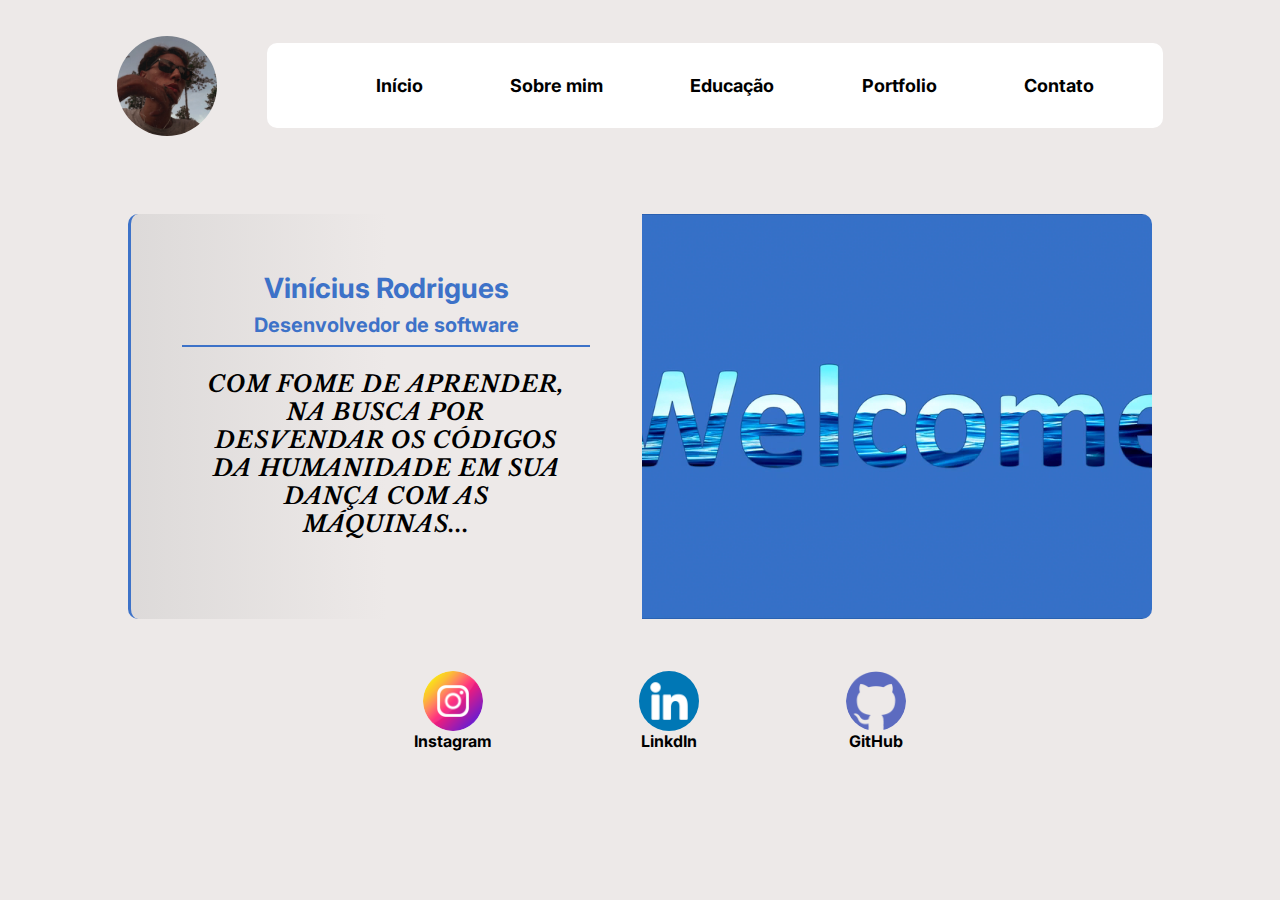
<file: index.html>
<!DOCTYPE html>
<html lang="pt-br">
<head>
    <meta charset="UTF-8">
    <meta name="viewport" content="width=device-width, initial-scale=1.0">
    <title>Homepage</title>
    <link rel="shortcut icon" href="./images/favicon-portifolio.png" type="image/x-icon">
    <style>
    @import url('https://fonts.googleapis.com/css2?family=Inter:ital,opsz,wght@0,14..32,100..900;1,14..32,100..900&family=Roboto:ital,wght@0,100..900;1,100..900&display=swap');
    </style>
    <link rel="stylesheet" href="./css/homeCss/home.css">
    <link rel="stylesheet" href="./css/homeCss/homeMobile.css">
</head>
<body>
    <!--header-->
    <div class="container-header">
        <div class="logo">

        </div>
    
        <header>
            <ul>
                <li>
                    <a href="./index.html">Início</a>
                </li>
                <li>
                    <a href="./html/aboutMe.html">Sobre mim</a>
                </li>
                <li>
                    <a href="./html/education.html">Educação</a>
                </li>
                <li>
                    <a href="./html/portfolio.html">Portfolio</a>
                </li>
                <li>
                    <a href="./html/contact.html">Contato</a>
                </li>
            </ul>
        </header>
    </div>


    <!--section container-->
    <section class="section-container">
        <!--section-->
        <section class="section">
            <div class="section-message">
                <h2>Vinícius Rodrigues</h2>

                <h3>Desenvolvedor de software</h3>
                <hr>
                
                <p>
                    COM FOME DE APRENDER, NA BUSCA POR DESVENDAR OS CÓDIGOS DA HUMANIDADE EM SUA DANÇA COM AS MÁQUINAS...
                </p>
            </div>

            <div class="section-video">
                <video autoplay loop muted>
                    <source src="./videos/welcome.mp4">
                </video>
            </div>
        </section>


        <!--social medias-->
        <ul class="social-medias-container">
            <a href="https://www.instagram.com/vininsta__/" target="_blank">
                <li>
                    <img src="./images/instagram.png" alt="instagram">
                    Instagram
                </li>
            </a>
            <a href="https://www.linkedin.com/in/vinicius-rodrigues-21a1a031b/" target="_blank">
                <li>
                    <img src="./images/linkedin.png" alt="linkdin">
                    LinkdIn
                </li>
            </a>
            <a href="https://github.com/Viniciusrodd" target="_blank">
                <li>
                    <img src="./images/github.png" alt="github">
                    GitHub
                </li>
            </a>
        </ul>
    </section>
</body>
</html>
</file>
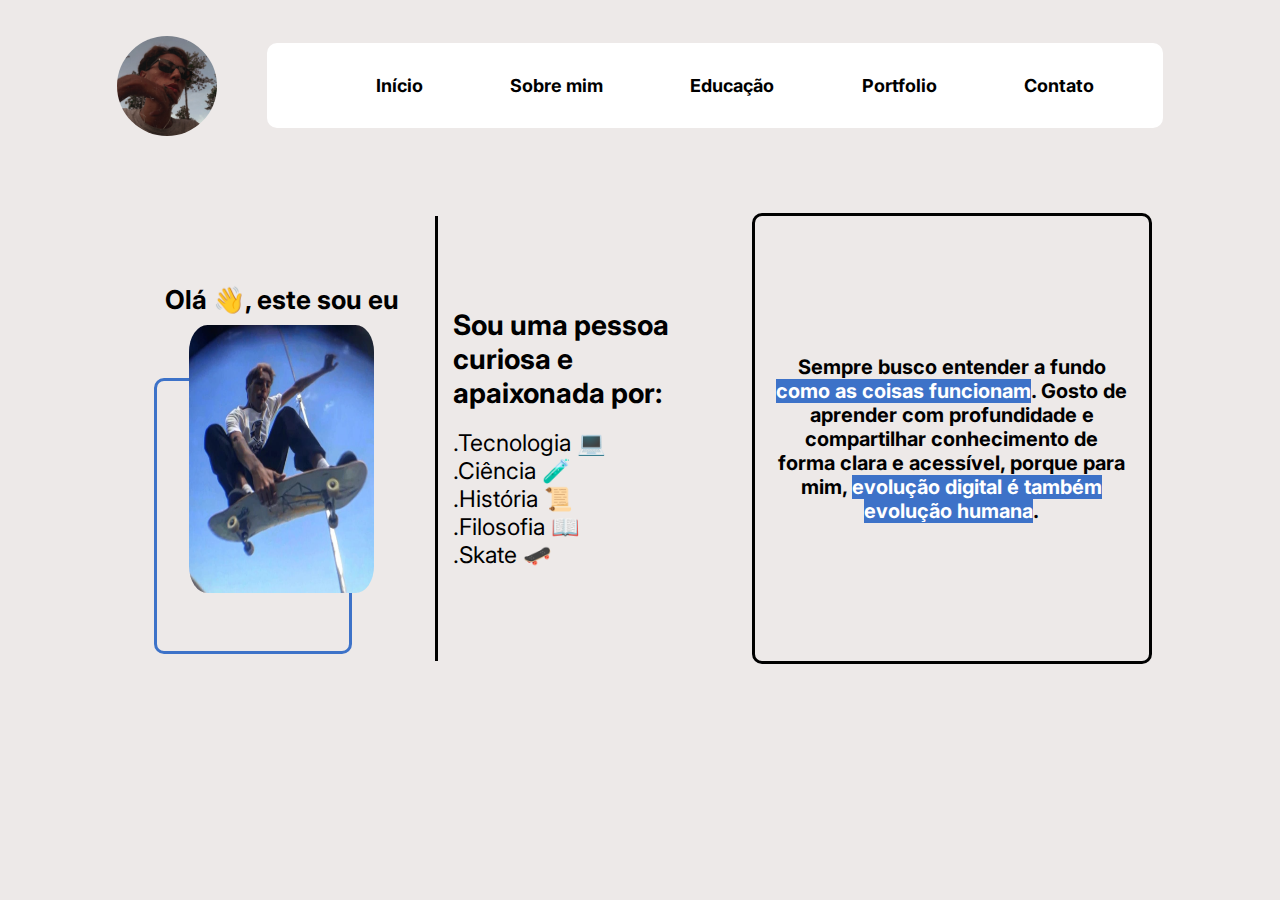
<file: html/aboutMe.html>
<!DOCTYPE html>
<html lang="pt-br">
<head>
    <meta charset="UTF-8">
    <meta name="viewport" content="width=device-width, initial-scale=1.0">
    <title>Sobre mim</title>
    <link rel="shortcut icon" href="../images/favicon-portifolio.png" type="image/x-icon">
    <style>
    @import url('https://fonts.googleapis.com/css2?family=Inter:ital,opsz,wght@0,14..32,100..900;1,14..32,100..900&family=Roboto:ital,wght@0,100..900;1,100..900&display=swap');
    </style>
    <link rel="stylesheet" href="../css/aboutMe.css">
    <link rel="stylesheet" href="../css/home.css">
</head>
<body>
    <!--header-->
    <div class="container-header">
        <div class="logo">

        </div>
    
        <header>
            <ul>
                <li>
                    <a href="../html/home.html">Início</a>
                </li>
                <li>
                    <a href="../html/aboutMe.html">Sobre mim</a>
                </li>
                <li>
                    <a href="../html/education.html">Educação</a>
                </li>
                <li>
                    <a href="../html/portfolio.html">Portfolio</a>
                </li>
                <li>
                    <a href="#">Contato</a>
                </li>
            </ul>
        </header>
    </div>

    <!--section-->
    <section class="section-container">
    <!--section-->
        <section class="section-aboutme">
            <div class="section-image">
                <h1>Olá &#128075;, este sou eu </h1>

                <img src="../images/vini-skate.jpeg" alt="vinicius image">
            </div>

            <div class="border">

            </div>
            
            <div class="section-desc">
                <ul class="desc1">
                    <h1>Sou uma pessoa curiosa e apaixonada por:</h1>

                    <li>.Tecnologia &#128187;</li>
                    <li>.Ciência &#129514;</li>
                    <li>.História &#128220;</li>
                    <li>.Filosofia &#128214;</li>
                    <li>.Skate &#128761;</li>
                </ul>
                <div class="desc2">
                    <p>
                        Sempre busco entender a fundo <mark>como as coisas funcionam</mark>. Gosto de aprender com profundidade e compartilhar conhecimento de forma clara e acessível, porque para mim, <mark>evolução digital é também evolução humana</mark>.
                    </p>
                </div>
            </div>
        </section>       
    </section>    
</body>
</html>
</file>
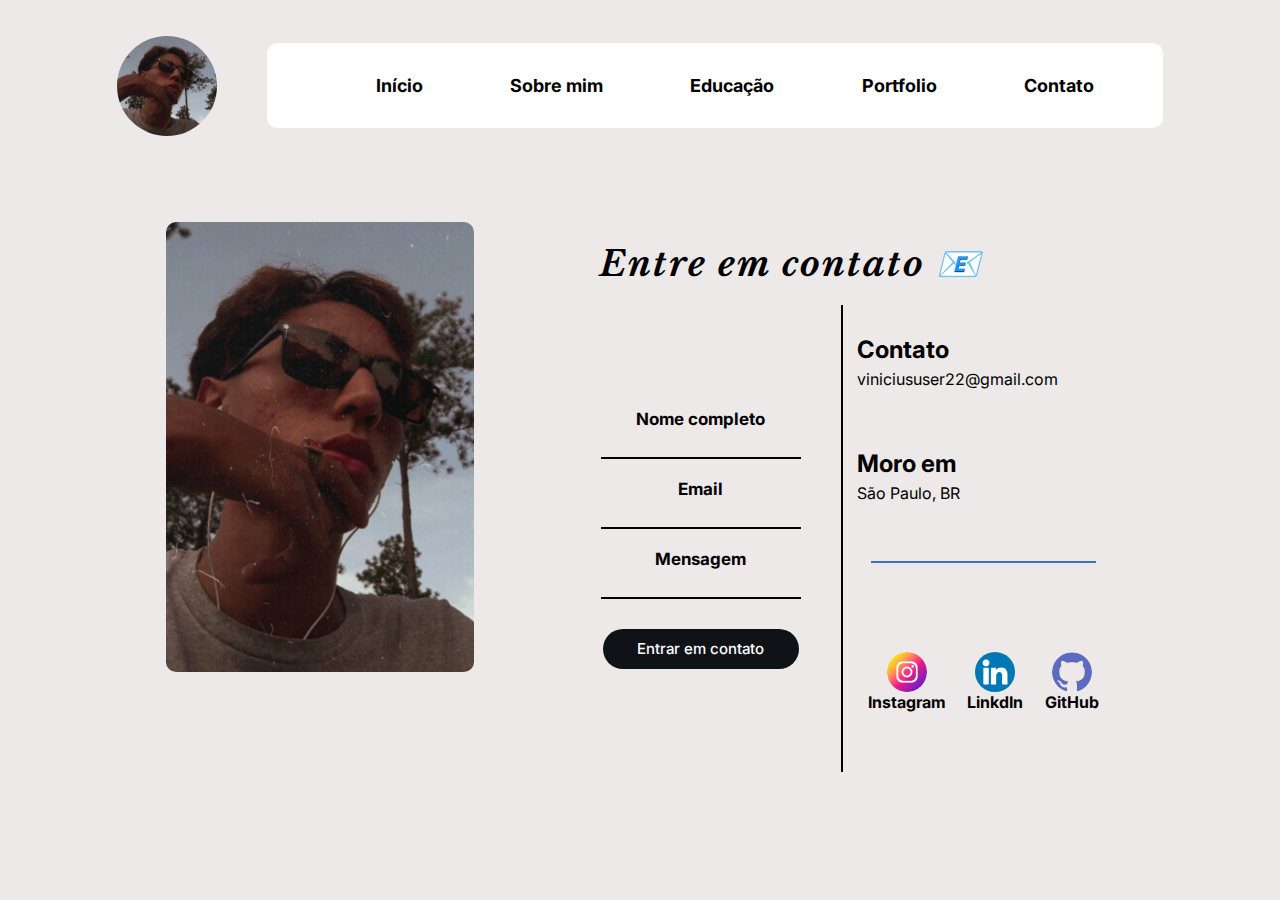
<file: html/contact.html>
<!DOCTYPE html>
<html lang="pt-br">
<head>
    <meta charset="UTF-8">
    <meta name="viewport" content="width=device-width, initial-scale=1.0">
    <title>Contato</title>
    <link rel="shortcut icon" href="../images/favicon-portifolio.png" type="image/x-icon">
    <style>
    @import url('https://fonts.googleapis.com/css2?family=Inter:ital,opsz,wght@0,14..32,100..900;1,14..32,100..900&family=Roboto:ital,wght@0,100..900;1,100..900&display=swap');
    </style>
    <link rel="stylesheet" href="../css/contactCss/contact.css">
    <link rel="stylesheet" href="../css/contactCss/contactMobile.css">
    <link rel="stylesheet" href="../css/homeCss/home.css">
    <link rel="stylesheet" href="../css/homeCss/homeMobile.css">
</head>
<body>
    <!--header-->
    <div class="container-header">
        <div class="logo">

        </div>
    
        <header>
            <ul>
                <li>
                    <a href="../index.html">Início</a>
                </li>
                <li>
                    <a href="../html/aboutMe.html">Sobre mim</a>
                </li>
                <li>
                    <a href="../html/education.html">Educação</a>
                </li>
                <li>
                    <a href="../html/portfolio.html">Portfolio</a>
                </li>
                <li>
                    <a href="../html/contact.html">Contato</a>
                </li>
            </ul>
        </header>
    </div>

    <!--section-->
    <section class="section-container">
        <section class="message-form">
            <div class="message-img">
            
            </div>
            <div class="form-container">
                <h1 class="title" id="contact-message">Entre em contato &#128231;</h1>

                <form action="#" method="post" autocomplete="off" onsubmit="handleForm(event)">
                    <div class="data">
                        <label for="nome">Nome completo</label>
                        <input type="text" name="nome" required id="name">
    
                        <label for="email">Email</label>
                        <input type="text" name="email" required id="email">
    
                        <label for="mensagem">Mensagem</label>
                        <input type="text" name="mensagem" required id="message">
    
                        <button id="btt">
                            Entrar em contato
                        </button>
                    </div>

                    <div class="contact">
                        <div class="infos">
                            <h2>Contato</h2>
                            <p>viniciususer22@gmail.com</p>
                        </div>

                        <div class="infos">
                            <h2>Moro em</h2>
                            <p>São Paulo, BR</p>
                        </div>
                        <hr>

                        <ul class="socials">
                            <a href="https://www.instagram.com/vininsta__/" target="_blank">
                                <li>
                                    <img src="../images/instagram.png" alt="instagram">
                                    Instagram
                                </li>
                            </a>
                            <a href="https://www.linkedin.com/in/vinicius-rodrigues-21a1a031b/" target="_blank">
                                <li>
                                    <img src="../images/linkedin.png" alt="linkdin">
                                    LinkdIn
                                </li>
                            </a>
                            <a href="https://github.com/Viniciusrodd" target="_blank">
                                <li>
                                    <img src="../images/github.png" alt="github">
                                    GitHub
                                </li>
                            </a>                            
                        </ul>                        
                    </div>
                </form>
            </div>
        </section>
    </section>
</body>

<script>    
    // form
    const handleForm = (e) =>{
        e.preventDefault();
        
        // fields values
        let name = document.getElementById('name');
        let btt = document.getElementById('btt');
        let contactMessage = document.getElementById('contact-message');

        contactMessage.innerHTML = `Obrigado por entrar em contato <ins>${name.value}</ins> 😄`;
        btt.innerText = 'Aguarde...'
        setTimeout(() =>{
            window.location.reload();
        }, 3000);

        return false;
    };
</script>
</html>
</file>
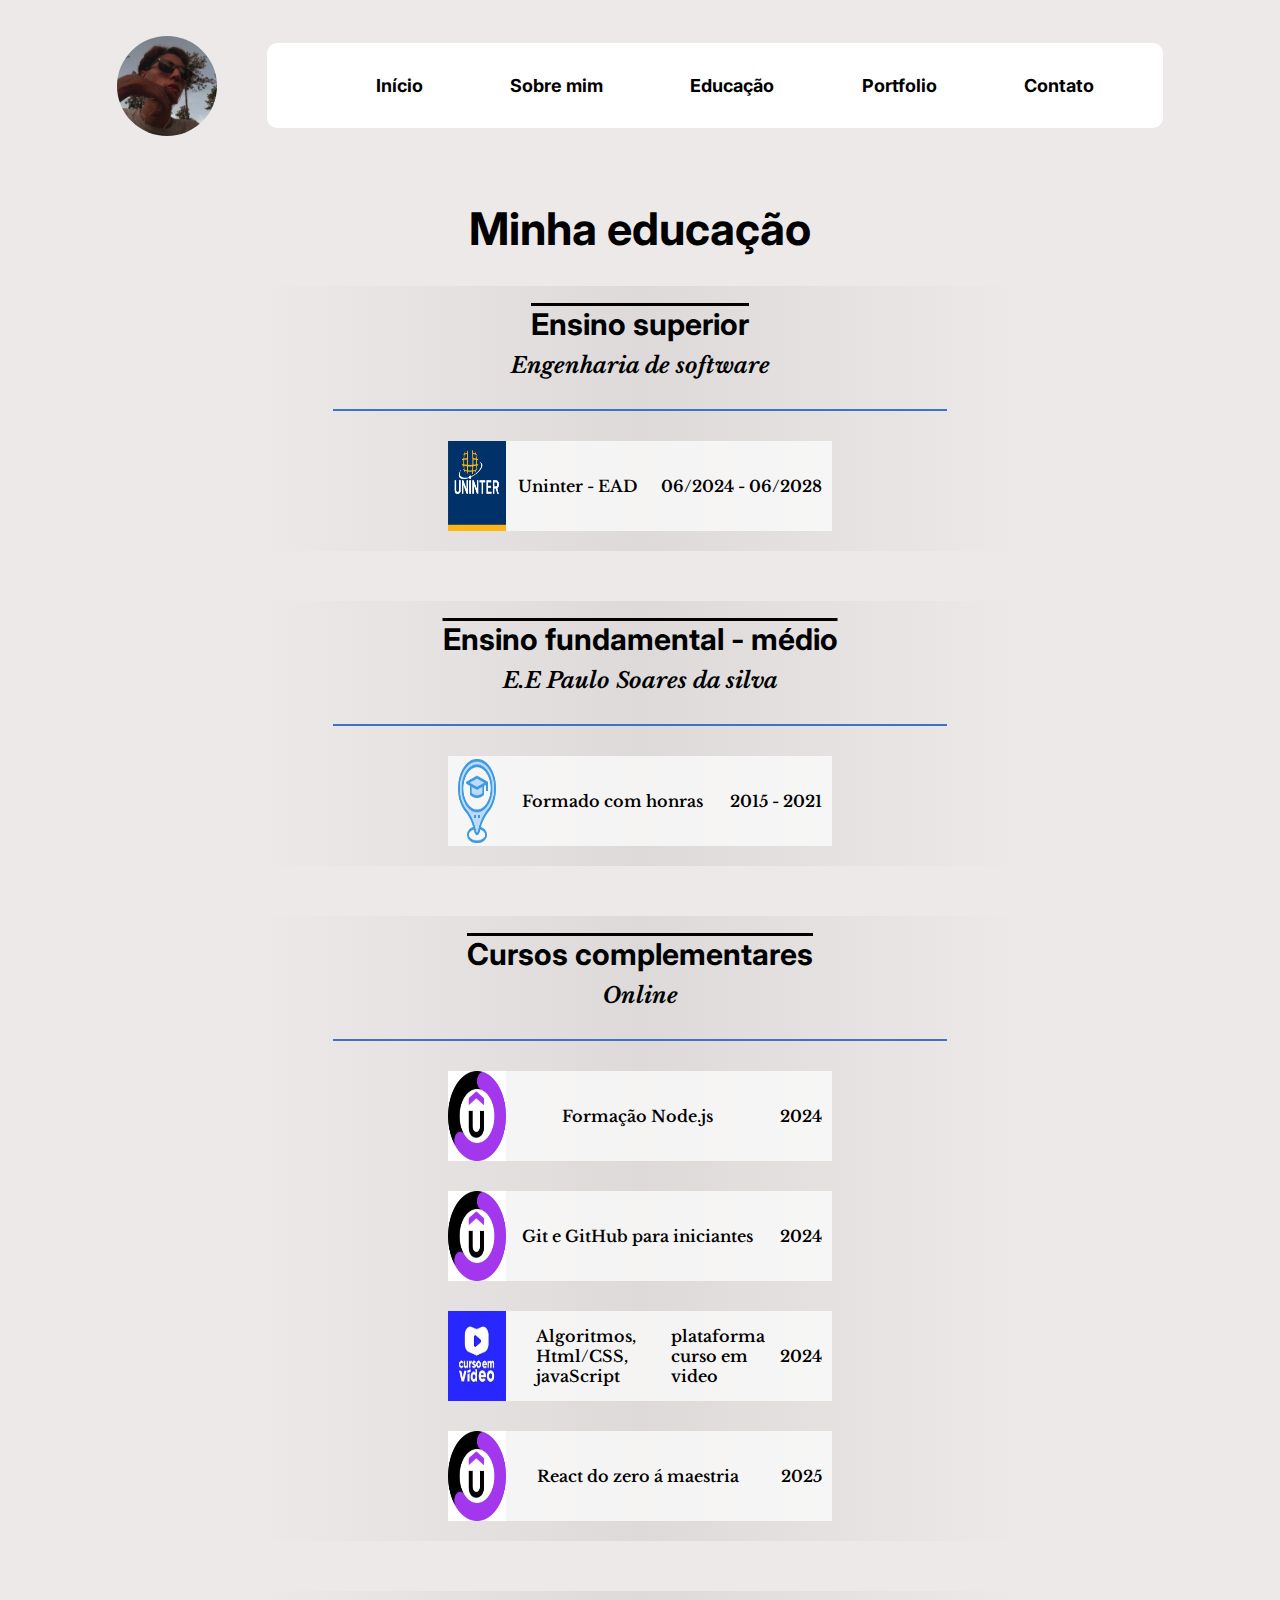
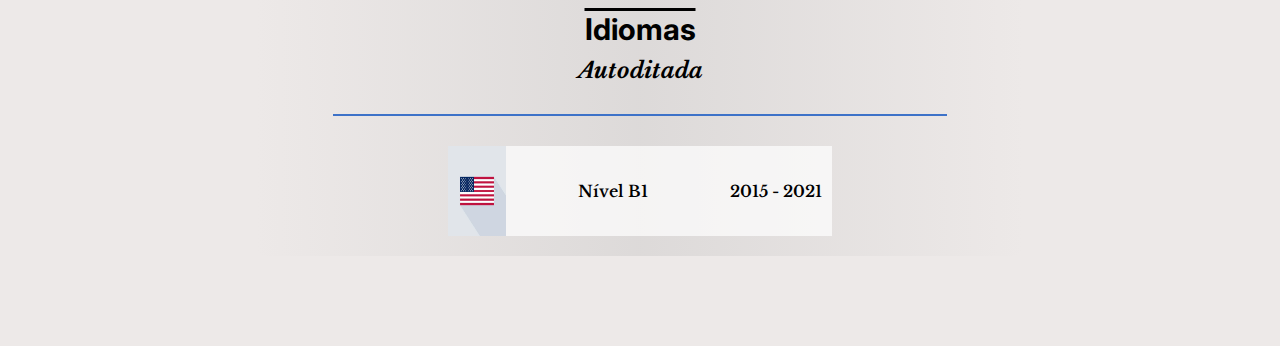
<file: html/education.html>
<!DOCTYPE html>
<html lang="pt-br">
<head>
    <meta charset="UTF-8">
    <meta name="viewport" content="width=device-width, initial-scale=1.0">
    <title>Educação</title>
    <link rel="shortcut icon" href="../images/favicon-portifolio.png" type="image/x-icon">
    <style>
    @import url('https://fonts.googleapis.com/css2?family=Inter:ital,opsz,wght@0,14..32,100..900;1,14..32,100..900&family=Roboto:ital,wght@0,100..900;1,100..900&display=swap');
    </style>
    <link rel="stylesheet" href="../css/education.css">
    <link rel="stylesheet" href="../css/home.css">
</head>
<body>
    <!--header-->
    <div class="container-header">
        <div class="logo">

        </div>
    
        <header>
            <ul>
                <li>
                    <a href="../html/home.html">Início</a>
                </li>
                <li>
                    <a href="../html/aboutMe.html">Sobre mim</a>
                </li>
                <li>
                    <a href="../html/education.html">Educação</a>
                </li>
                <li>
                    <a href="../html/portfolio.html">Portfolio</a>
                </li>
                <li>
                    <a href="#">Contato</a>
                </li>
            </ul>
        </header>
    </div>

    <!--section-->

    <section class="section-container">
        <h1 class="title">Minha educação</h1>
        
        <!--1 section-->
        <section class="section-education">
            <h2>Ensino superior</h2>
            <h3>Engenharia de software</h3>
            <hr>

            <div class="education-data">
                <img src="../images/uninter.png" alt="uninter logo">
                <p>Uninter - EAD</p>
                <p>06/2024 - 06/2028</p>
            </div>
        </section>

        <!--2 section-->
        <section class="section-education">
            <h2>Ensino fundamental - médio</h2>
            <h3>E.E Paulo Soares da silva</h3>
            <hr>

            <div class="education-data">
                <img src="../images/ensinomedio.png" alt="ensino médio logo">
                <p>Formado com honras</p>
                <p>2015 - 2021</p>
            </div>
        </section>

        <!--3 section-->
        <section class="section-education">
            <h2>Cursos complementares</h2>
            <h3>Online</h3>
            <hr>

            <div class="education-data">
                <img src="../images/udemy.jpg" alt="udemy">
                <p>Formação Node.js</p>
                <p>2024</p>
            </div>

            <div class="education-data">
                <img src="../images/udemy.jpg" alt="udemy">
                <p>Git e GitHub para iniciantes</p>
                <p>2024</p>
            </div>

            <div class="education-data" >
                <img src="../images/cursoEmVideo.jfif" alt="cursoEmVideo" style="margin-right: 30px;">
                <p>Algoritmos, Html/CSS, javaScript</p>
                <p>plataforma curso em video</p>
                <p>2024</p>
            </div>

            <div class="education-data">
                <img src="../images/udemy.jpg" alt="udemy">
                <p>React do zero á maestria</p>
                <p>2025</p>
            </div>
        </section>

        <!--4 section-->
        <section class="section-education">
            <h2>Idiomas</h2>
            <h3>Autoditada</h3>
            <hr>

            <div class="education-data">
                <img src="../images/eua.jpg" alt="eua bandeira">
                <p>Nível B1</p>
                <p>2015 - 2021</p>
            </div>
        </section>
    </section>
</body>
</html>
</file>
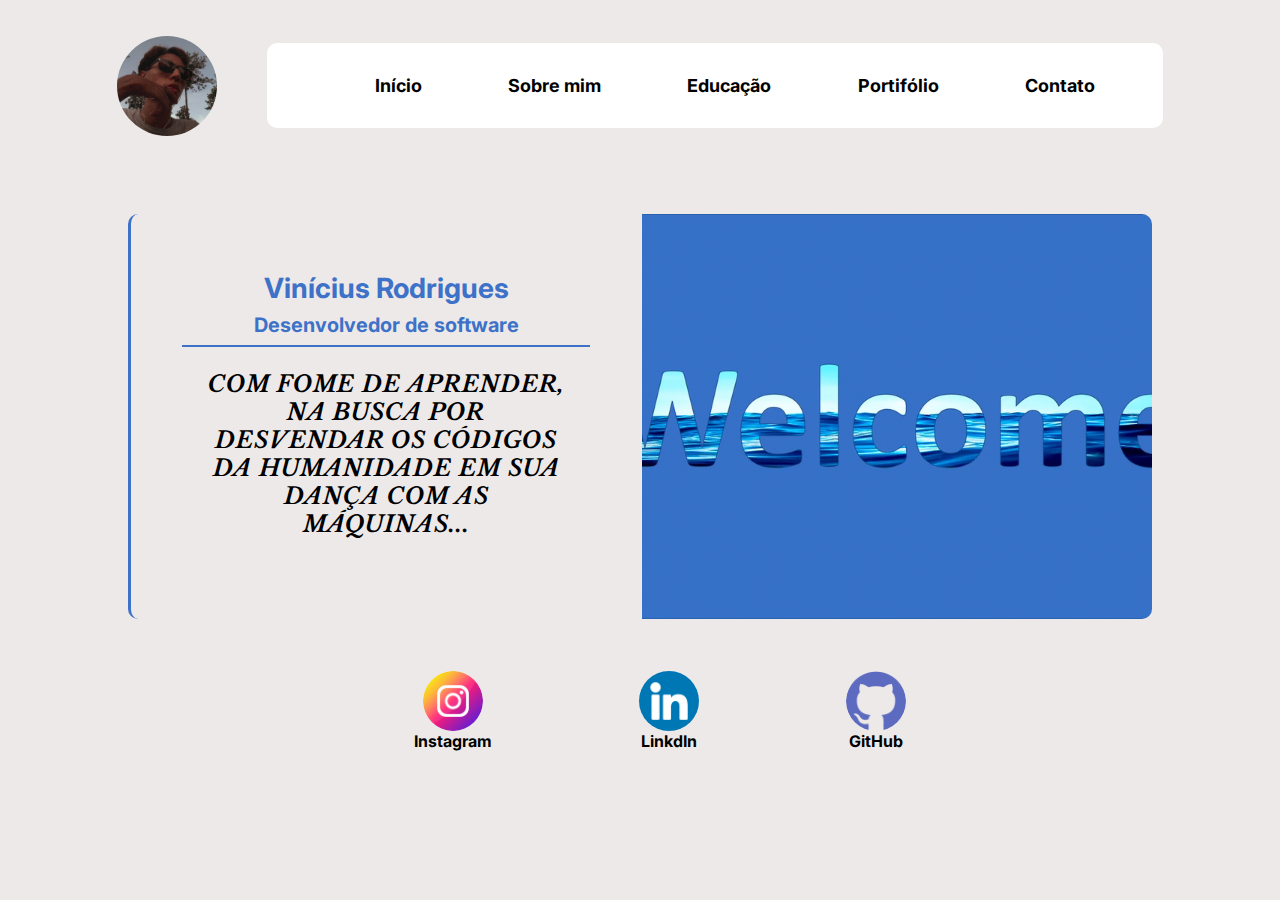
<file: html/home.html>
<!DOCTYPE html>
<html lang="pt-br">
<head>
    <meta charset="UTF-8">
    <meta name="viewport" content="width=device-width, initial-scale=1.0">
    <title>Homepage</title>
    <link rel="shortcut icon" href="../images/favicon-portifolio.png" type="image/x-icon">
    <style>
    @import url('https://fonts.googleapis.com/css2?family=Inter:ital,opsz,wght@0,14..32,100..900;1,14..32,100..900&family=Roboto:ital,wght@0,100..900;1,100..900&display=swap');
    </style>
    <link rel="stylesheet" href="../css/home.css">
</head>
<body>
    <!--header-->
    <div class="container-header">
        <div class="logo">

        </div>
    
        <header>
            <ul>
                <li>
                    <a href="../html/home.html">Início</a>
                </li>
                <li>
                    <a href="../html/aboutMe.html">Sobre mim</a>
                </li>
                <li>
                    <a href="../html/education.html">Educação</a>
                </li>
                <li>
                    <a href="#">Portifólio</a>
                </li>
                <li>
                    <a href="#">Contato</a>
                </li>
            </ul>
        </header>
    </div>


    <!--section container-->
    <section class="section-container">
        <!--section-->
        <section class="section">
            <div class="section-message">
                <h2>Vinícius Rodrigues</h2>

                <h3>Desenvolvedor de software</h3>
                <hr>
                
                <p>
                    COM FOME DE APRENDER, NA BUSCA POR DESVENDAR OS CÓDIGOS DA HUMANIDADE EM SUA DANÇA COM AS MÁQUINAS...
                </p>
            </div>

            <div class="section-video">
                <video autoplay loop muted>
                    <source src="../videos/welcome.mp4">
                </video>
            </div>
        </section>


        <!--social medias-->
        <ul class="social-medias-container">
            <a href="https://www.instagram.com/vininsta__/" target="_blank">
                <li>
                    <img src="../images/instagram.png" alt="instagram">
                    Instagram
                </li>
            </a>
            <a href="https://www.linkedin.com/in/vinicius-rodrigues-21a1a031b/" target="_blank">
                <li>
                    <img src="../images/linkedin.png" alt="linkdin">
                    LinkdIn
                </li>
            </a>
            <a href="https://github.com/Viniciusrodd" target="_blank">
                <li>
                    <img src="../images/github.png" alt="github">
                    GitHub
                </li>
            </a>
        </ul>
    </section>
</body>
</html>
</file>
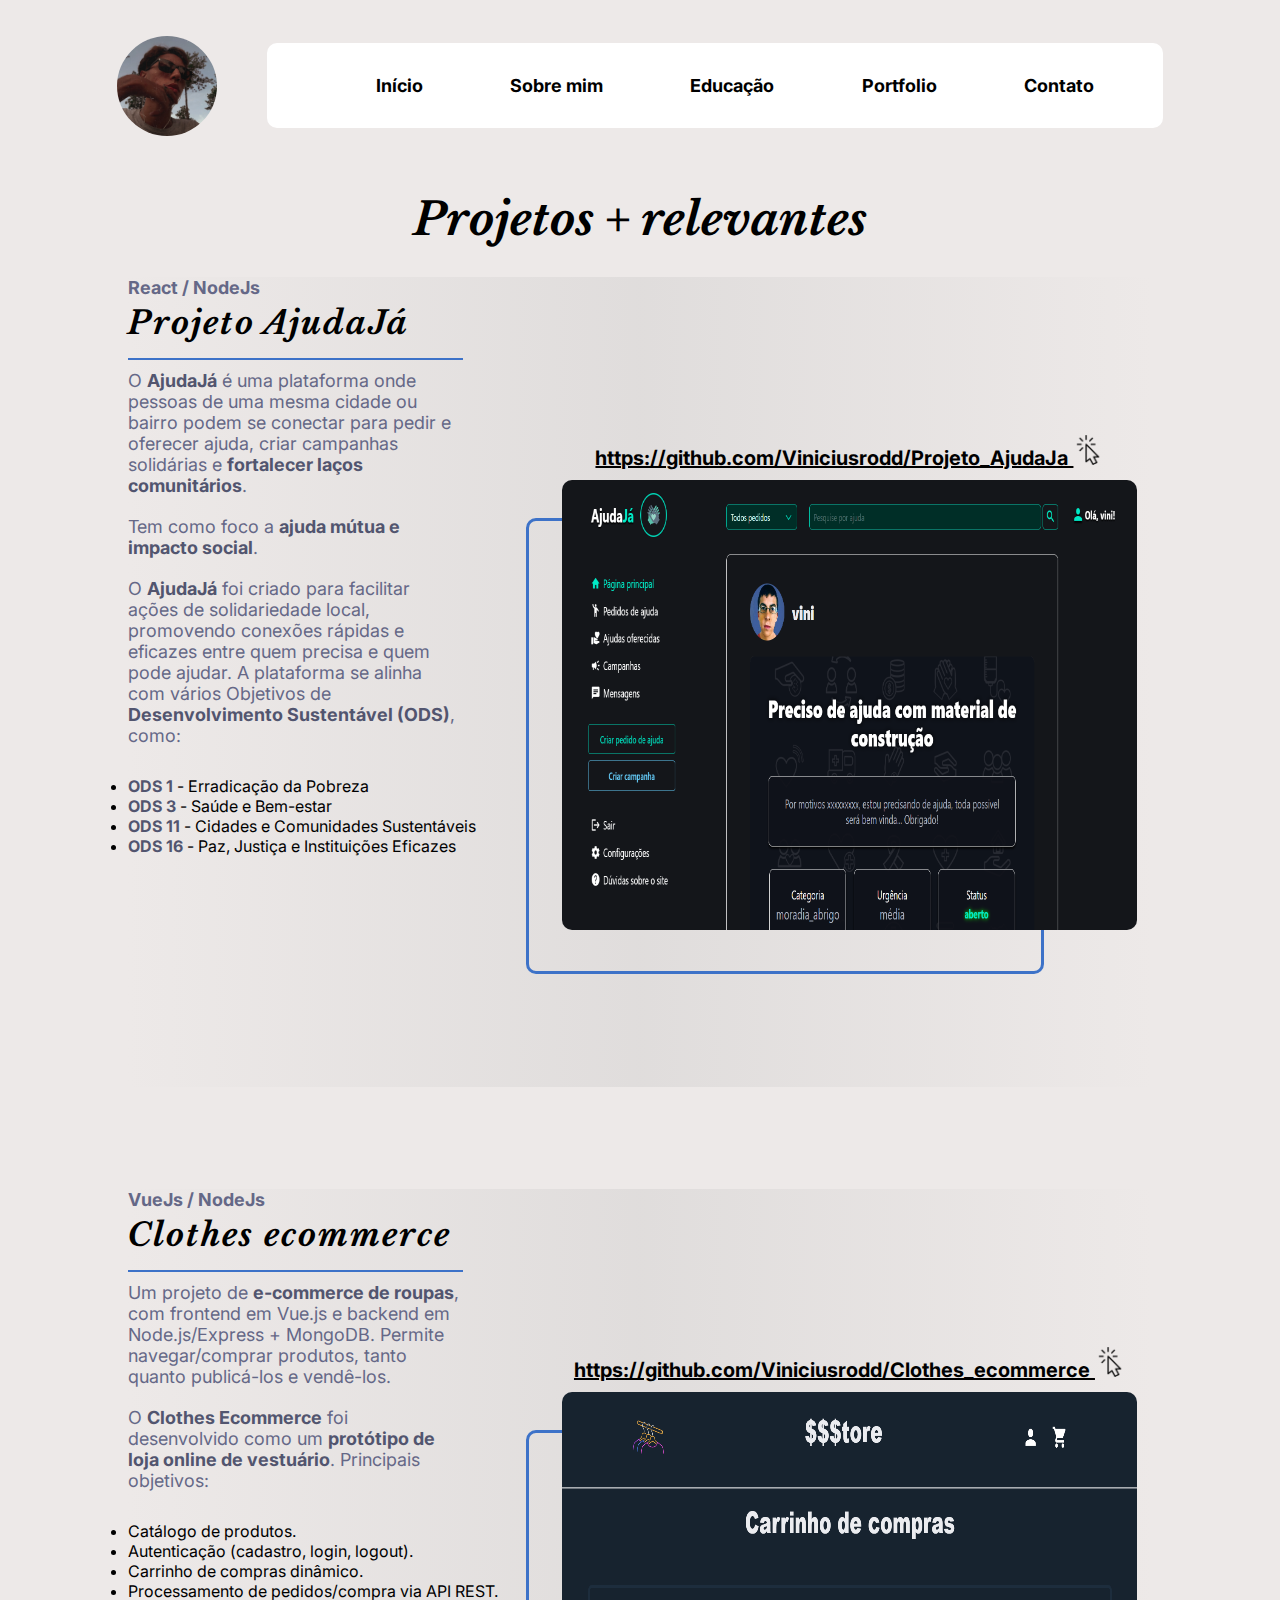
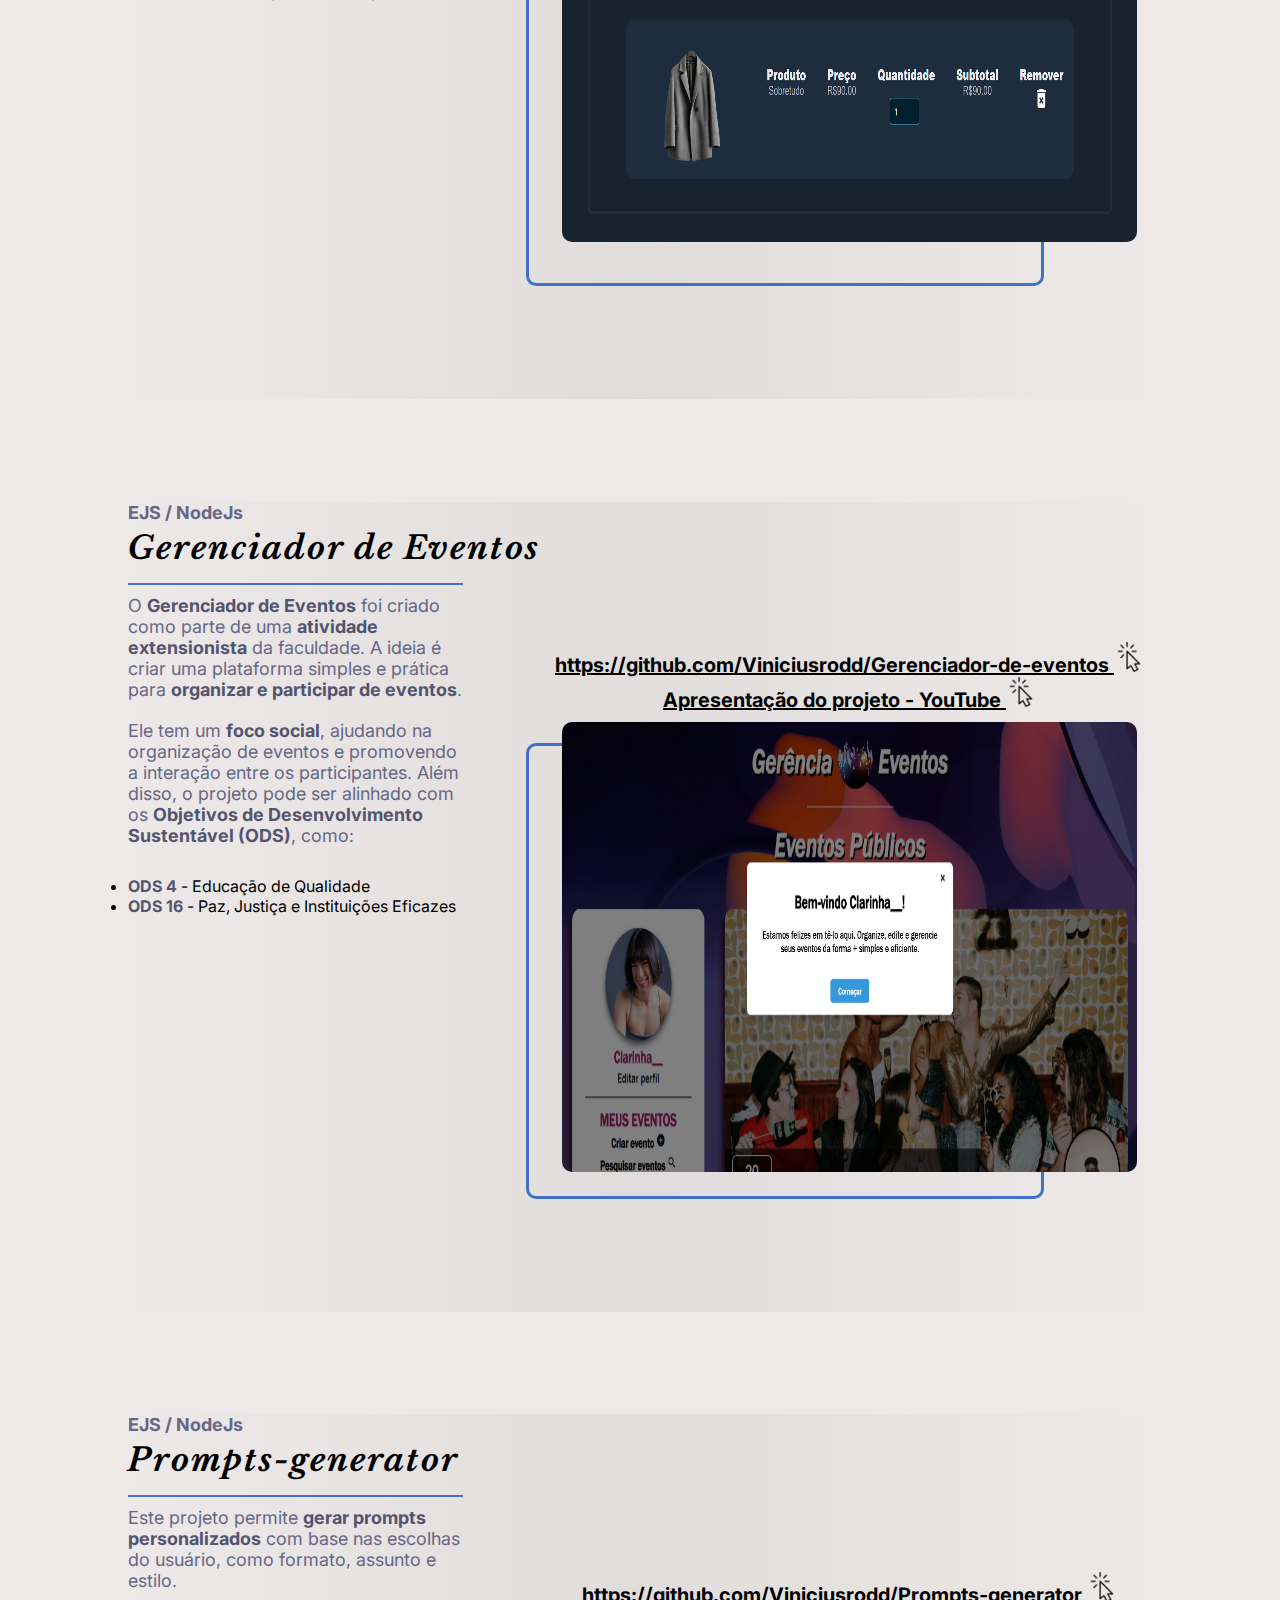
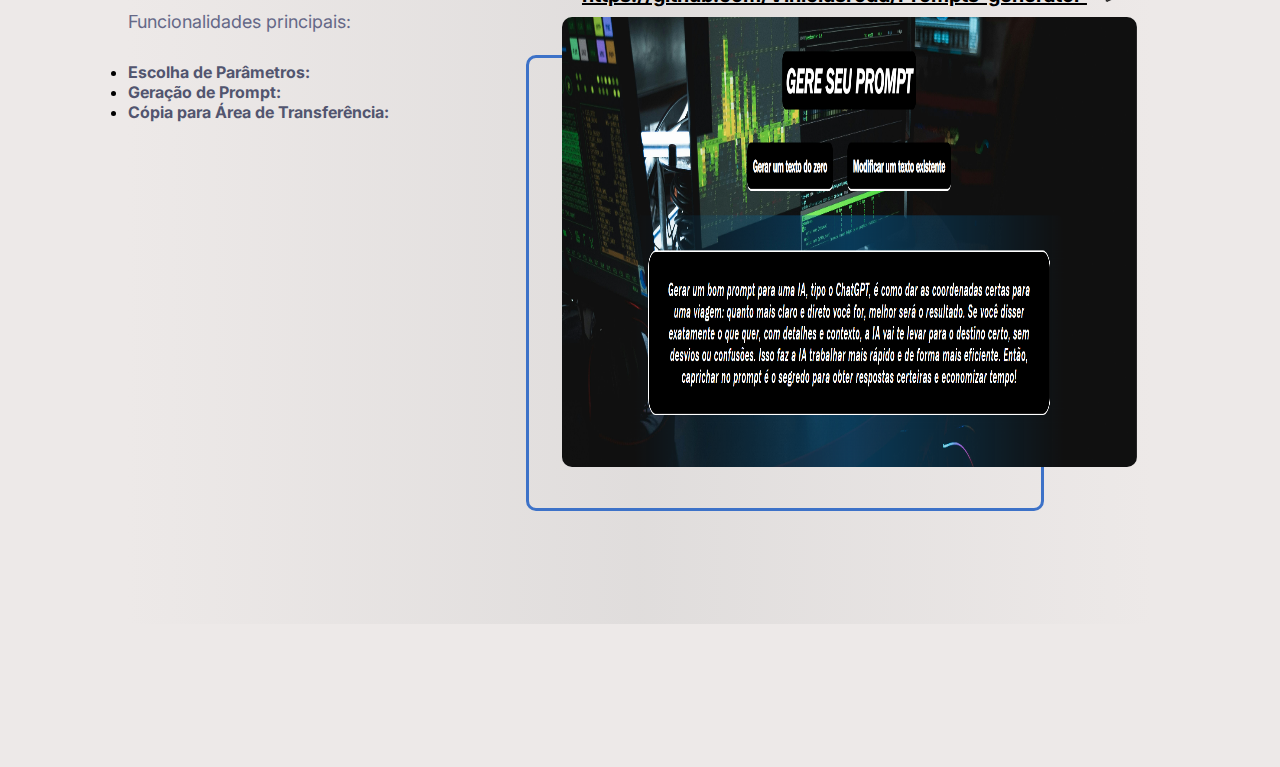
<file: html/portfolio.html>
<!DOCTYPE html>
<html lang="pt-br">
<head>
    <meta charset="UTF-8">
    <meta name="viewport" content="width=device-width, initial-scale=1.0">
    <title>Portfolio</title>
    <link rel="shortcut icon" href="../images/favicon-portifolio.png" type="image/x-icon">
    <style>
    @import url('https://fonts.googleapis.com/css2?family=Inter:ital,opsz,wght@0,14..32,100..900;1,14..32,100..900&family=Roboto:ital,wght@0,100..900;1,100..900&display=swap');
    </style>
    <link rel="stylesheet" href="../css/portfolio.css">
    <link rel="stylesheet" href="../css/home.css">
</head>
<body>
    <!--header-->
    <div class="container-header">
        <div class="logo">

        </div>
    
        <header>
            <ul>
                <li>
                    <a href="../html/home.html">Início</a>
                </li>
                <li>
                    <a href="../html/aboutMe.html">Sobre mim</a>
                </li>
                <li>
                    <a href="../html/education.html">Educação</a>
                </li>
                <li>
                    <a href="../html/portfolio.html">Portfolio</a>
                </li>
                <li>
                    <a href="#">Contato</a>
                </li>
            </ul>
        </header>
    </div>

    <!--section-->
    <section class="section-container">
        <h1 class="title">Projetos + relevantes</h1>

        <!--1 section-->
        <section class="project">
            <div class="project-desc">
                <h3>React / NodeJs</h3>
                <h2>Projeto AjudaJá</h2>
                <hr>

                <p>
                    O <mark>AjudaJá</mark> é uma plataforma onde pessoas de uma mesma cidade ou bairro podem se 
                    conectar para pedir e oferecer ajuda, criar campanhas solidárias e <mark>fortalecer laços comunitários</mark>. 
                </p>
                <p>Tem como foco a <mark>ajuda mútua e impacto social</mark>.</p>
                <p>
                    O <mark>AjudaJá</mark> foi criado para facilitar ações de solidariedade local, promovendo conexões rápidas e 
                    eficazes entre quem precisa e quem pode ajudar. 
                    A plataforma se alinha com vários Objetivos de <mark>Desenvolvimento Sustentável (ODS)</mark>, como:
                </p>

                <li style="margin-top: 20px;">
                    <mark>ODS 1</mark> - Erradicação da Pobreza
                </li>
                <li>
                    <mark>ODS 3</mark> - Saúde e Bem-estar
                </li>
                <li>
                    <mark>ODS 11</mark> - Cidades e Comunidades Sustentáveis
                </li>
                <li>
                    <mark>ODS 16</mark> - Paz, Justiça e Instituições Eficazes
                </li>
            </div>

            <div class="project-img">
                <a href="https://github.com/Viniciusrodd/Projeto_AjudaJa" target="_blank">
                    https://github.com/Viniciusrodd/Projeto_AjudaJa <img src="../images/clique.png" alt="click">
                </a>
                <img src="../images/ajudaja.png" alt="ajudaja">

                <div class="border">

                </div>
            </div>
        </section>

        <!--2 section-->
        <section class="project">
            <div class="project-desc">
                <h3>VueJs / NodeJs</h3>
                <h2>Clothes ecommerce</h2>
                <hr>

                <p>
                    Um projeto de <mark>e‑commerce de roupas</mark>, com frontend em Vue.js e backend em Node.js/Express + MongoDB.
                    Permite navegar/comprar produtos, tanto quanto publicá-los e vendê-los.
                </p>
                <p>
                    O <mark>Clothes Ecommerce</mark> foi desenvolvido como um <mark>protótipo de loja online de vestuário</mark>.
                    Principais objetivos:
                </p>

                <li style="margin-top: 20px;">
                    Catálogo de produtos.
                </li>
                <li>
                    Autenticação (cadastro, login, logout).
                </li>
                <li>
                    Carrinho de compras dinâmico.
                </li>
                <li>
                    Processamento de pedidos/compra via API REST.
                </li>
            </div>

            <div class="project-img">
                <a href="https://github.com/Viniciusrodd/Clothes_ecommerce" target="_blank">
                    https://github.com/Viniciusrodd/Clothes_ecommerce <img src="../images/clique.png" alt="click">
                </a>
                <img src="../images/clothesEcommerce.png" alt="clothesEcommerce">

                <div class="border">

                </div>
            </div>
        </section>

        <!--3 section-->
        <section class="project">
            <div class="project-desc">
                <h3>EJS / NodeJs</h3>
                <h2>Gerenciador de Eventos</h2>
                <hr>

                <p>
                    O <mark>Gerenciador de Eventos</mark> foi criado como parte de uma <mark>atividade extensionista</mark> da faculdade. 
                    A ideia é criar uma plataforma simples e prática para <mark>organizar e participar de eventos</mark>.
                </p>
                <p>
                    Ele tem um <mark>foco social</mark>, ajudando na organização de eventos e promovendo a interação entre os participantes. 
                    Além disso, o projeto pode ser alinhado com os <mark>Objetivos de Desenvolvimento Sustentável (ODS)</mark>, como:
                </p>

                <li style="margin-top: 20px;">
                    <mark>ODS 4</mark> - Educação de Qualidade
                </li>
                <li>
                    <mark>ODS 16</mark> - Paz, Justiça e Instituições Eficazes
                </li>
            </div>

            <div class="project-img">
                <a href="https://github.com/Viniciusrodd/Gerenciador-de-eventos" target="_blank" style="margin-bottom: 0px;">
                    https://github.com/Viniciusrodd/Gerenciador-de-eventos <img src="../images/clique.png" alt="click">
                </a>
                <a href="https://youtu.be/y-AJLE7RWqs" target="_blank">
                    Apresentação do projeto - YouTube <img src="../images/clique.png" alt="click">
                </a>
                <img src="../images/gerenciadorEventos.png" alt="gerenciadorEventos">

                <div class="border">

                </div>
            </div>
        </section> 
        
        <!--4 section-->
        <section class="project">
            <div class="project-desc">
                <h3>EJS / NodeJs</h3>
                <h2>Prompts-generator</h2>
                <hr>

                <p>
                    Este projeto permite <mark>gerar prompts personalizados</mark> com base nas escolhas do usuário, como formato, 
                    assunto e estilo.
                </p>
                <p>
                    Funcionalidades principais:
                </p>

                <li style="margin-top: 20px;">
                    <mark>Escolha de Parâmetros:</mark>
                </li>
                <li>
                    <mark>Geração de Prompt:</mark>
                </li>
                <li>
                    <mark>Cópia para Área de Transferência:</mark>
                </li>
            </div>

            <div class="project-img">
                <a href="https://github.com/Viniciusrodd/Prompts-generator" target="_blank">
                    https://github.com/Viniciusrodd/Prompts-generator <img src="../images/clique.png" alt="click">
                </a>
                <img src="../images/prompts-generator.png" alt="promptsGenerator">

                <div class="border">

                </div>
            </div>
        </section>         
    </section>    
</body>
</html>
</file>
<file: css/homeCss/home.css>
@charset "UTF-8";
@import url('https://fonts.googleapis.com/css2?family=Inter:ital,opsz,wght@0,14..32,100..900;1,14..32,100..900&family=Libre+Baskerville:ital,wght@0,400;0,700;1,400&family=Roboto:ital,wght@0,100..900;1,100..900&display=swap');


/* configurações gerais */


*{
    font-family: 'Inter';
}

:root{
    --backgroundPageColor: #EDE9E8;
    --hoversColor: #3b70c6;
    --borders: #0f1318;
    --borders2: #3D72C8;
    --h3Color: #B91C1C;
    --containers: #ffc4c4;
}

html, body{
    margin: 0;
    padding: 0;
    height: 100%;
    background-color: var(--backgroundPageColor);
}

hr{
    width: 80%;
    height: 2px;
    background-color: var(--borders2);
    border: none;
    margin: 0px;
}

a{
    color: black;
    text-decoration: none;
}

/* header */

.container-header{
    display: flex;
    justify-content: center;
    align-items: center;
    height: 19vh;
    width: 100%;
}

.logo{
    height: 100px;
    width: 100px;
    border-radius: 100%;
    margin-right: 50px;
    background-image: url(../../images/profile.jpg);
    background-size: cover;
    background-position: center center;
}


header{
    display: flex;
    justify-content: center;
    align-items: center;
    height: 50%;
    width: 70%;
    background-color: white;
    border-radius: 10px;

    & ul{
        display: flex;
        justify-content: space-around;
        align-items: center;
        height: 100%;
        width: 90%;
        list-style-type: none;

        & li{
            font-size: 18px;
            transition: transform 0.3s;
        }
        & li:hover{
            transform: scale(1.05 ,1.05);
        }

        & a{
            text-decoration: none;
            font-weight: bold;
            color: black;
        }
        & a:hover{
            color: var(--hoversColor);
        }
    }
}

/* section */

.section-container{
    display: flex;
    flex-direction: column;
    align-items: center;
    justify-content: flex-start;
    padding: 0px 0px 40px 0px;
    width: 100%;
}

/*section*/

.section{
    display: flex;
    flex-direction: row;
    justify-content: space-between;
    align-items: center;
    margin-top: 20px;
    height: 50vh;
    width: 80%;

    & .section-message{
        display: flex;
        justify-content: center;
        align-items: center;
        flex-direction: column;
        height: 90%;
        width: 50%;
        border-left: 3px solid var(--borders2);
        border-radius: 10px 0px 0px 10px;
        background-image: linear-gradient(to right, rgba(169, 169, 169, 0.241), #EDE9E8, #EDE9E8);

        & h2{
            font-size: 28px;
            color: #3D72C8;
            margin: 0px;
        }

        & h3{
            font-size: 20px;
            color: #3D72C8;
            margin: 8px;
        }

        & p{
            font-size: 23px;
            font-family: "Libre Baskerville", serif;
            font-style: italic;
            font-weight: bold;
            letter-spacing: 1px;
            text-align: center;
            width: 70%;
        }
    }

    & .section-video{
        height: 90%;
        width: 50%;
        overflow: hidden;
        position: relative;
        border-radius: 0px 10px 10px 0px;
        transition: transform 0.3s;

        & video{
            height: 100%;
            width: 100%;
            object-fit: cover;
        }
    }
    & .section-video:hover{
        transform: scale(1.03 ,1.03);
    }
}

/*social medias*/

ul.social-medias-container{
    display: flex;
    justify-content: space-around;
    align-items: center;
    list-style-type: none;
    height: 100px;
    width: 50%;
    margin-top: 20px;

    & li{
        display: flex;
        flex-direction: column;
        align-items: center;
        font-weight: bold;
        transition: transform 0.3s;
        cursor: pointer;

        & img{
            height: 60px;
            width: 60px;
            border-radius: 100%;
        }
    }
    & li:hover{
        transform: scale(1.05 ,1.05);
    }
}
</file>
<file: css/homeCss/homeMobile.css>
@charset "UTF-8";


:root{
    --backgroundPageColor: #EDE9E8;
    --hoversColor: #3b70c6;
    --borders: #0f1318;
    --borders2: #3D72C8;
    --h3Color: #B91C1C;
    --containers: #ffc4c4;
}

@media screen and (max-width: 767px){
    
    /* header */
    
    .container-header{
        flex-direction: column;
        height: 30vh;
    }
    
    .logo{
        margin: 0px 0px 10px 0px;
    }
    
    header{
        height: 30%;
        width: 90%;
    
        & ul{
            width: 100%;
    
            & li{
                font-size: 15px;
            }
            & li:hover{
                transform: none;
            }
    
            & a:hover{
                color: black;
            }
        }
    }

    /*section*/

    .section{
        flex-direction: column;
        height: 60vh;

        & .section-message{
            height: 100%;
            width: 100%;
        }

        & .section-video{
            display: none;
        }
    }

    /*social medias*/

    ul.social-medias-container{
        width: 90%;

        & li:hover{
            transform: none;
        }
    }

}
</file>
<file: css/aboutMe.css>
@charset "UTF-8";

/* configurações gerais */

:root{
    --backgroundPageColor: #EDE9E8;
    --backgroundDesc: #00245f9b;
    --hoversColor: #3b70c6;
    --borders: #0f1318;
    --borders2: #3D72C8;
    --h3Color: #B91C1C;
    --containers: #ffc4c4;
}

mark{
    color: white;
    background-color: var(--borders2);
}


/* section */


.section-aboutme{
    display: flex;
    flex-direction: row;
    justify-content: space-between;
    align-items: center;
    margin-top: 20px;
    height: 55vh;
    width: 80%;

    /* imagem */

    & .section-image{
        display: flex;
        justify-content: center;
        align-items: center;
        flex-direction: column;
        height: 90%;
        width: 30%;

        & h1{
            font-size: 26px;
            margin: 0px 0px 10px 0px;
        }

        & img{
            z-index: 1;
            height: 60%;
            width: 60%;
            border-radius: 10%;
            transition: transform 0.3s ease-in-out;
        }
        & img:hover{
            transform: scale(1.05 ,1.05);
        }
    }    

    & .border{
        position: absolute;
        top: 42%;
        left: 12%;
        height: 30%;
        width: 15%;
        border: 3px solid var(--borders2);
        border-radius: 10px;
    }

    /* descrição */

    & .section-desc{
        display: flex;
        justify-content: space-between;
        align-items: center;
        flex-direction: row;
        height: 90%;
        width: 70%;
        border-radius: 10px;

        & ul.desc1{
            display: flex;
            justify-content: center;
            align-items: center;
            flex-direction: column;
            height: 100%;
            width: 42%;
            padding: 0px;
            border-left: 3px solid black;
            list-style-type: none;

            & h1{
                margin-top: 0px;
                font-size: 28px;
                font-weight: bold;
                text-align: left;
                width: 90%;
            }

            & li{
                font-size: 23px;
                text-align: left;
                width: 90%;
                transition: transform 0.3s ease-in-out;
            }
            & li:hover{
                color: var(--hoversColor);
                transform: scale(1.03 ,1.03);
            }
        }

        & .desc2{
            display: flex;
            justify-content: center;
            align-items: center;
            height: 100%;
            width: 55%;
            border: 3px solid black;
            border-radius: 10px;
            transition: transform 0.3s ease-in-out;

            & p{
                font-weight: bold;
                font-size: 20px;
                text-align: center;
                width: 90%;
            }
        }
        & .desc2:hover{
            transform: scale(1.03 ,1.03);
        }
    }
}
</file>
<file: css/home.css>
@charset "UTF-8";
@import url('https://fonts.googleapis.com/css2?family=Inter:ital,opsz,wght@0,14..32,100..900;1,14..32,100..900&family=Libre+Baskerville:ital,wght@0,400;0,700;1,400&family=Roboto:ital,wght@0,100..900;1,100..900&display=swap');


/* configurações gerais */


*{
    font-family: 'Inter';
}

:root{
    --backgroundPageColor: #EDE9E8;
    --hoversColor: #3b70c6;
    --borders: #0f1318;
    --borders2: #3D72C8;
    --h3Color: #B91C1C;
    --containers: #ffc4c4;
}

html, body{
    margin: 0;
    padding: 0;
    height: 100%;
    background-color: var(--backgroundPageColor);
}

hr{
    width: 80%;
    height: 2px;
    background-color: var(--borders2);
    border: none;
    margin: 0px;
}

a{
    color: black;
    text-decoration: none;
}

/* header */

.container-header{
    display: flex;
    justify-content: center;
    align-items: center;
    height: 19vh;
    width: 100%;
}

.logo{
    height: 100px;
    width: 100px;
    border-radius: 100%;
    margin-right: 50px;
    background-image: url(../images/profile.jpg);
    background-size: cover;
    background-position: center center;
}


header{
    display: flex;
    justify-content: center;
    align-items: center;
    height: 50%;
    width: 70%;
    background-color: white;
    border-radius: 10px;

    & ul{
        display: flex;
        justify-content: space-around;
        align-items: center;
        height: 100%;
        width: 90%;
        list-style-type: none;

        & li{
            font-size: 18px;
            transition: transform 0.3s;
        }
        & li:hover{
            transform: scale(1.05 ,1.05);
        }

        & a{
            text-decoration: none;
            font-weight: bold;
            color: black;
        }
        & a:hover{
            color: var(--hoversColor);
        }
    }
}

/* section */

.section-container{
    display: flex;
    flex-direction: column;
    align-items: center;
    justify-content: flex-start;
    padding: 0px 0px 40px 0px;
    width: 100%;
}

/*section*/

.section{
    display: flex;
    flex-direction: row;
    justify-content: space-between;
    align-items: center;
    margin-top: 20px;
    height: 50vh;
    width: 80%;

    & .section-message{
        display: flex;
        justify-content: center;
        align-items: center;
        flex-direction: column;
        height: 90%;
        width: 50%;
        border-left: 3px solid var(--borders2);
        border-radius: 10px 0px 0px 10px;

        & h2{
            font-size: 28px;
            color: #3D72C8;
            margin: 0px;
        }

        & h3{
            font-size: 20px;
            color: #3D72C8;
            margin: 8px;
        }

        & p{
            font-size: 23px;
            font-family: "Libre Baskerville", serif;
            font-style: italic;
            font-weight: bold;
            letter-spacing: 1px;
            text-align: center;
            width: 70%;
        }
    }

    & .section-video{
        height: 90%;
        width: 50%;
        overflow: hidden;
        position: relative;
        border-radius: 0px 10px 10px 0px;
        transition: transform 0.3s;

        & video{
            height: 100%;
            width: 100%;
            object-fit: cover;
        }
    }
    & .section-video:hover{
        transform: scale(1.03 ,1.03);
    }
}

/*social medias*/

ul.social-medias-container{
    display: flex;
    justify-content: space-around;
    align-items: center;
    list-style-type: none;
    height: 100px;
    width: 50%;
    margin-top: 20px;

    & li{
        display: flex;
        flex-direction: column;
        align-items: center;
        font-weight: bold;
        transition: transform 0.3s;
        cursor: pointer;

        & img{
            height: 60px;
            width: 60px;
            border-radius: 100%;
        }
    }
    & li:hover{
        transform: scale(1.05 ,1.05);
    }
}
</file>
<file: css/contactCss/contact.css>
@charset "UTF-8";

/* configurações gerais */

:root{
    --backgroundPageColor: #EDE9E8;
    --backgroundDesc: #00245f9b;
    --hoversColor: #3b70c6;
    --borders: #0f1318;
    --borders2: #3D72C8;
    --h3Color: #B91C1C;
    --h3Color2: #656887;
    --pColor: #656887;
    --containers: #ffc4c4;
}

/*section*/

.message-form{
    display: flex;
    justify-content: space-around;
    align-items: flex-start;
    padding: 1px 0px 1px 0px;
    width: 80%;
    margin-top: 50px;

    & .message-img{
        height: 50vh;
        width: 30%;
        border-radius: 10px;
        background-image: url(../../images/profile.jpg);
        background-size: cover;
        background-position: center center;
    }

    & .form-container{
        display: flex;
        flex-direction: column;
        justify-content: flex-start;
        align-items: flex-start;
        margin-top: 20px;
        height: 60vh;
        width: 55%;

        & .title{
            font-style: italic;
            font-family: "Libre Baskerville", serif;    
            letter-spacing: 2px;
            font-size: 35px;
            margin: 0px 0px 10px 50px;
        }

        & form{
            display: flex;
            justify-content: center;
            align-items: center;
            height: 90%;
            width: 100%;
            padding: 10px;

            & .data{
                display: flex;
                flex-direction: column;
                justify-content: center;
                align-items: center;
                height: 100%;
                width: 50%;
            }

            & .contact{
                display: flex;
                flex-direction: column;
                justify-content: space-around;
                align-items: center;
                height: 100%;
                width: 50%;
                border-left: 2px solid black;

                & .infos{
                    padding: 1px 0px 1px 0px;
                    width: 90%;

                    & h2{
                        margin: 0px 0px 5px 0px;
                    }

                    & p{
                        margin: 0px;
                    }
                }

                & .socials{
                    display: flex;
                    justify-content: space-around;
                    align-items: center;
                    list-style-type: none;
                    height: 90px;
                    padding: 0px;
                    width: 90%;

                    & li{
                        display: flex;
                        flex-direction: column;
                        align-items: center;
                        font-weight: bold;
                        transition: transform 0.3s;
                        cursor: pointer;

                        & img{
                            height: 40px;
                            width: 40px;
                            border-radius: 100%;
                        }
                    }
                    & li:hover{
                        transform: scale(1.05 ,1.05);
                    }
                }
            }
        }
    }
}


label{
    font-size: 17px;
    font-weight: bold;
    margin-bottom: 10px;
}

input{
    margin-bottom: 20px;
    background-color: transparent;
    border-top: none;
    border-left: none;
    border-right: none;
    border-bottom: 2px solid black;
    width: 70%;
}
input:focus {
    outline: none;
}

button{
    margin-top: 10px;
    height: 40px;
    width: 70%;
    border: none;
    border-radius: 20px;
    background-color: #0f1318;
    color: white;
    font-size: 15px;
    font-weight: 500;
    cursor: pointer;
    transition: transform 0.3s ease-in-out;
}
button:hover{
    background-color: #192028;
    transform: scale(1.05, 1.05);
}
</file>
<file: css/contactCss/contactMobile.css>
@charset "UTF-8";

/* configurações gerais */

:root{
    --backgroundPageColor: #EDE9E8;
    --backgroundDesc: #00245f9b;
    --hoversColor: #3b70c6;
    --borders: #0f1318;
    --borders2: #3D72C8;
    --h3Color: #B91C1C;
    --h3Color2: #656887;
    --pColor: #656887;
    --containers: #ffc4c4;
}

@media screen and (max-width: 767px){

    /*section*/

    .message-form{
        align-items: center;
        flex-direction: column;
        width: 90%;

        & .message-img{
            height: 25vh;
            width: 40%;
        }

        & .form-container{
            width: 100%;

            & .title{
                font-size: 30px;
                letter-spacing: 1px;
            }

            & form{

                & .data{
                    align-items: flex-start;
                    width: 40%;
                }

                & .contact{
                    width: 60%;

                    & .infos{

                        & h2{
                            font-size: 20px;
                        }

                        & p{
                            font-size: 17px;
                        }
                    }

                    & .socials{
                        justify-content: space-between;

                        & li:hover{
                            transform: scale(1.05 ,1.05);
                        }
                    }
                }
            }
        }
    }

    input{
        width: 90%;
    }

    button{
        width: 90%;
    }
    button:hover{
        background-color: #0f1318;
        transform: none;
    }
}
</file>
<file: css/education.css>
@charset "UTF-8";

/* configurações gerais */

:root{
    --backgroundPageColor: #EDE9E8;
    --backgroundDesc: #00245f9b;
    --hoversColor: #3b70c6;
    --borders: #0f1318;
    --borders2: #3D72C8;
    --h3Color: #B91C1C;
    --containers: #ffc4c4;
}

mark{
    color: white;
    background-color: var(--borders2);
}

/*section*/

.title{
    font-size: 45px;
}

.section-education{
    display: flex;
    justify-content: center;
    align-items: center;
    flex-direction: column;
    padding: 20px 0px 20px 0px;
    width: 60%;
    margin-bottom: 50px;
    border-radius: 10px;
    background-image: linear-gradient(to right, #EDE9E8, rgba(169, 169, 169, 0.241), #EDE9E8);
    transition: transform 0.3s ease-in-out;

    & h2{
        font-size: 30px;
        text-decoration: overline;
        margin: 0px;
    }

    & h3{
        font-size: 22px;
        font-style: italic;
        font-family: "Libre Baskerville", serif;
        margin: 10px 0px 30px 0px;
    }

    & .education-data{
        display: flex;
        justify-content: space-between;
        align-items: center;
        height: 10vh;
        width: 50%;
        margin-top: 30px;
        background-color: rgba(255, 255, 255, 0.691);
        transition: transform 0.3s ease-in-out;

        & img{
            height: 100%;
            width: 15%;
        }

        & p{
            margin-right: 10px;
            font-family: "Libre Baskerville", serif;            
            font-weight: 600;
        }
    }
    .education-data:hover{
        transform: scale(1.03 ,1.03);
    }
}
</file>
<file: css/portfolio.css>
@charset "UTF-8";

/* configurações gerais */

:root{
    --backgroundPageColor: #EDE9E8;
    --backgroundDesc: #00245f9b;
    --hoversColor: #3b70c6;
    --borders: #0f1318;
    --borders2: #3D72C8;
    --h3Color: #B91C1C;
    --h3Color2: #656887;
    --pColor: #656887;
    --containers: #ffc4c4;
}

mark{
    font-weight: bolder;
    color: #52556f;
    background-color: transparent;
}


/*section*/
.title{
    font-style: italic;
    font-family: "Libre Baskerville", serif;    
    font-size: 45px;
    margin: 20px 0px 30px 0px;
}

.project{
    display: flex;
    justify-content: space-between;
    align-items: center;
    height: 90vh;
    width: 80%;
    background-image: linear-gradient(to right, #EDE9E8, rgba(182, 182, 182, 0.241), #EDE9E8);
    transition: transform 0.3s ease-in-out;
    margin-bottom: 8%;
}

.project-desc{
    display: flex;
    flex-direction: column;
    justify-content: flex-start;
    align-items: flex-start;
    height: 100%;
    width: 45%;
    /*border: 2px solid black;*/

    & h3{
        color: var(--h3Color2);
        font-size: 18px;
        margin: 0px;
    }

    & h2{
        font-family: "Libre Baskerville", serif;
        font-style: italic;
        letter-spacing: 2px;
        font-size: 32px;
        margin: 5px 0px 15px 0px;
    }

    & p{
        font-size: 18px;
        width: 80%;
        margin: 10px 0px 10px 0px;
        color: var(--pColor);
    }

}

.project-img{
    display: flex;
    flex-direction: column;
    justify-content: center;
    align-items: center;
    height: 100%;
    width: 65%;

    & a{
        margin: 0px 0px 10px 0px;
        font-size: 20px;
        font-weight: bold;
        text-decoration: underline;
        transition: transform 0.3s ease-in-out;

        & img{
            height: 30px;
            width: 30px;
        }
    }
    & a:hover{
        color: var(--hoversColor);
        transform: scale(1.01 ,1.01);
    }

    & img{
        z-index: 1;       
        height: 50vh;
        width: 95%;
        border-radius: 10px;
    }

    & .border{
        position: absolute;
        height: 50vh;
        width: 40%;
        margin: 10% 10% 0px 0px;
        border: 3px solid var(--borders2);
        border-radius: 10px;        
    }
}
</file>
